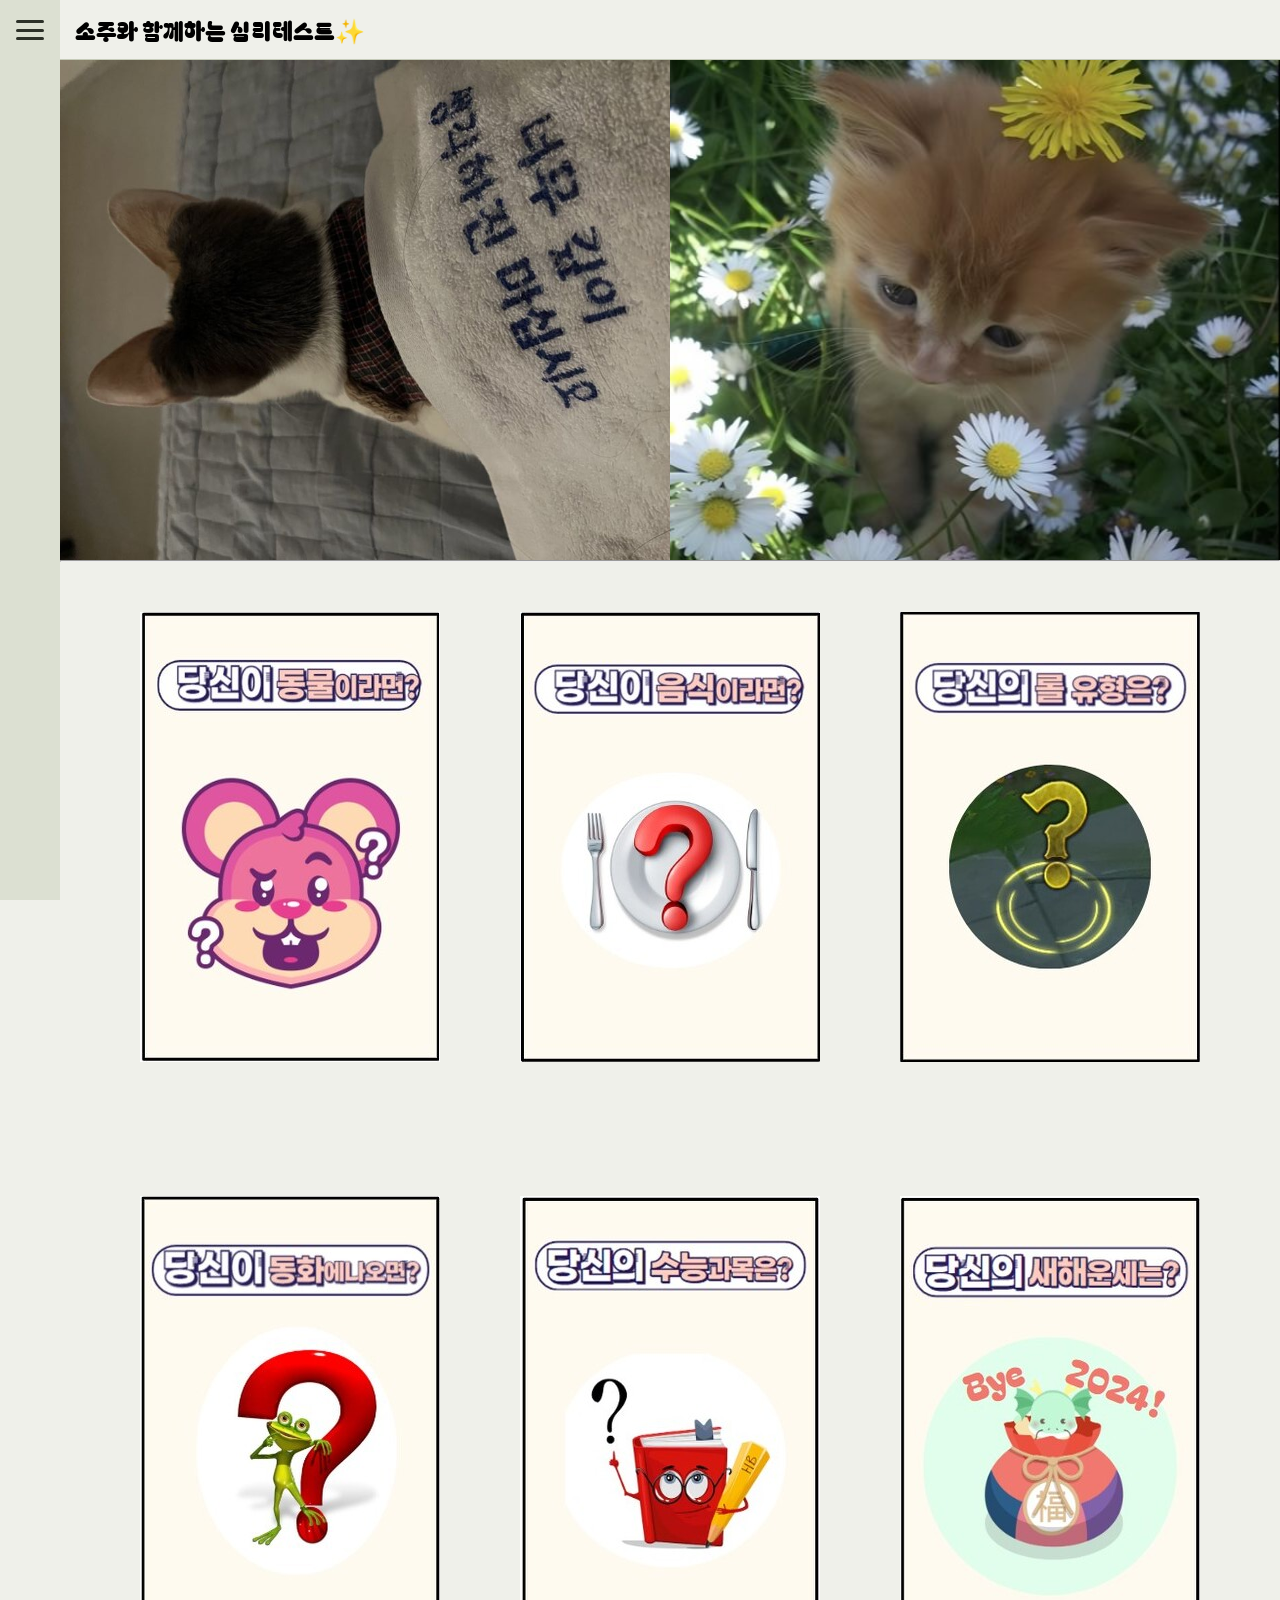
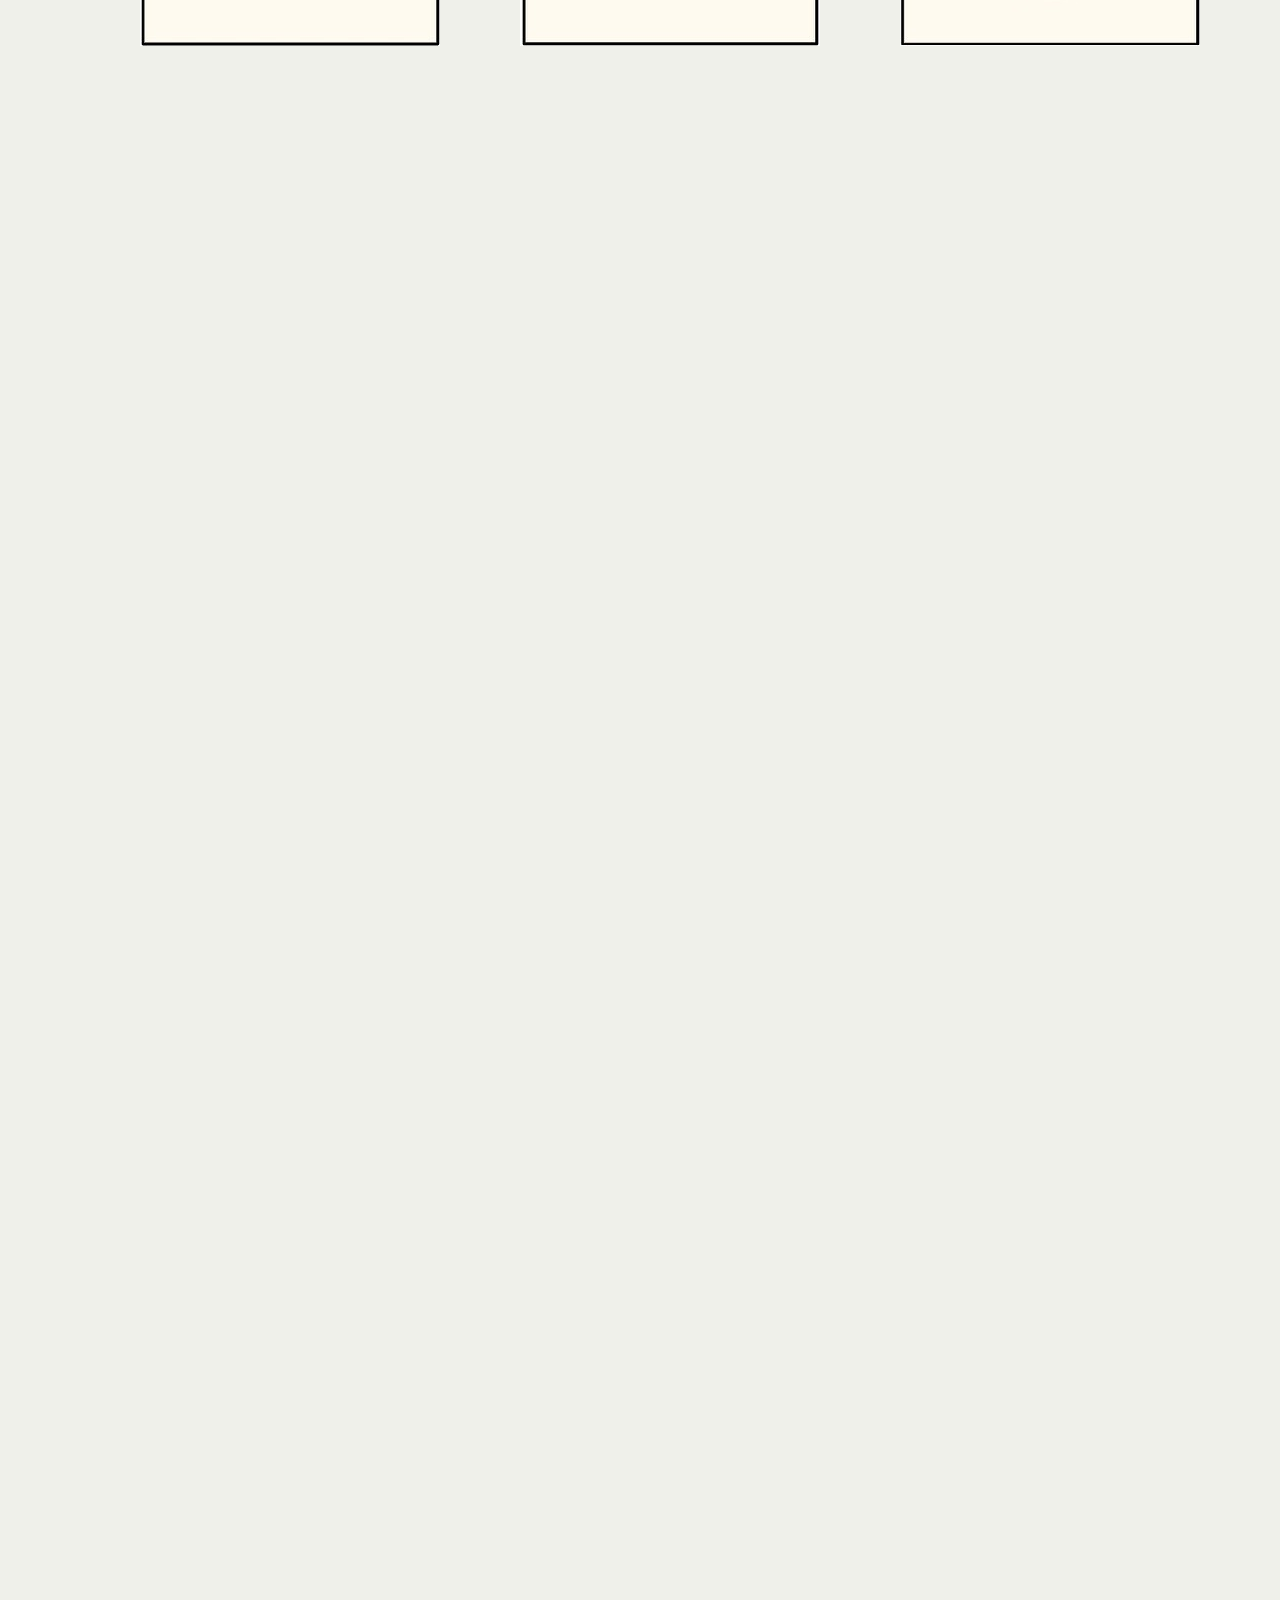
<file: index.html>
<!DOCTYPE html>
    <html lang="en">
    <head>
        <meta charset="UTF-8">
        <meta name="viewport" content="width=device-width, initial-scale=1.0">
        <title>2024업로드_심리테스트</title>
        <link rel="stylesheet" href="./css/main.css">
        <link rel="stylesheet" href="./css/text.css">
        <link rel="preconnect" href="https://fonts.googleapis.com">
        <link rel="preconnect" href="https://fonts.gstatic.com" crossorigin>
        <link href="https://fonts.googleapis.com/css2?family=Bagel+Fat+One&display=swap" rel="stylesheet">
    </head>
    <body>
        <div id="logo">
            <h1 class="bagel-fat-one-regular">
                <a href="index.html">소주와 함께하는 심리테스트✨</a>
            </h1>
        </div>
        <nav class="navbar">
            <input type="checkbox" id="menu-toggle">
            <label for="menu-toggle" class="hamberger">
                <span></span>
                <span></span>
                <span></span>
            </label>
            <ul class="menu bagel-fat-one-regular">
                <li><a href="./HTU.html">How to use</a></li>
                <li><a href="./WHOMADETHIS!.html">WHOMADETHIS!!!</a></li>
            </ul>
        </nav>
        <div class="banner-container">
            <img src="./img/banner_0.jpg" alt="배너1">
            <img src="./img/banner_1.jpg" alt="배너2">
        </div>
        <hr/>
        <div class="container">
            <div id="testbox"><a href="test_R_ani.html"><img src="./img/test_ani.jpg"></a></div>
            <div id="testbox"><a href="test_R_food.html"><img src="./img/test_food.jpg"></a></div>
            <div id="testbox"><a href="test_R_lol.html"><img src="./img/test_lol.jpg"></a></div>
            <div id="testbox"><a href="test_R_story.html"><img src="./img/test_story.jpg"></a></div>
            <div id="testbox"><a href="test_R_study.html"><img src="./img/test_study.jpg"></a></div>
            <div id="testbox"><a href="test_R_sehe.html"><img src="./img/test_sehe.jpg"></a></div>
        </div>
    </body>
    </html>
</file>
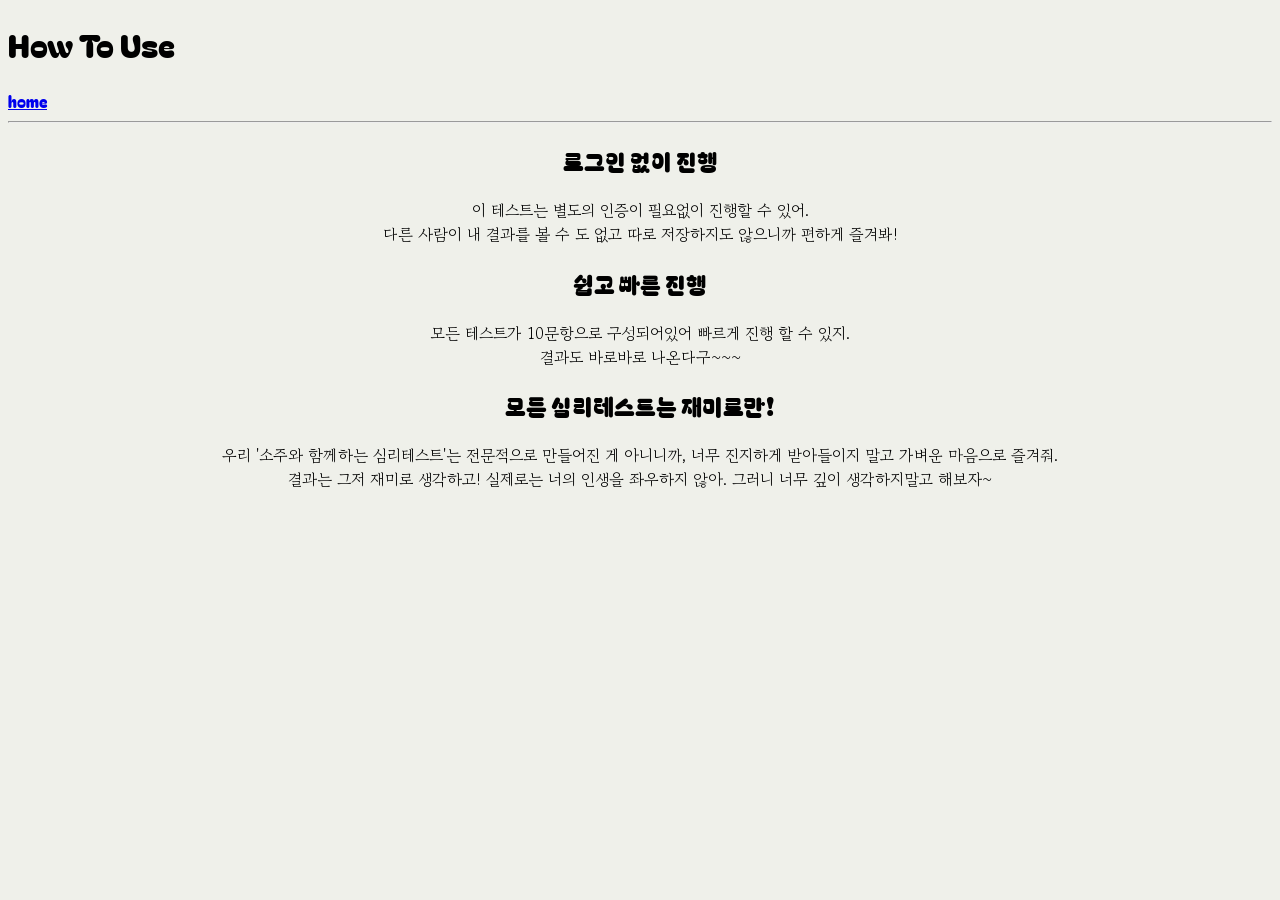
<file: HTU.html>
<!DOCTYPE html>
    <html lang="en">
    <head>
        <meta charset="UTF-8">
        <meta name="viewport" content="width=device-width, initial-scale=1.0">
        <title>심리테스트-심</title>
        <link rel="stylesheet" href="./css/text.css">
        <link rel="preconnect" href="https://fonts.googleapis.com">
        <link rel="preconnect" href="https://fonts.gstatic.com" crossorigin>
        <link href="https://fonts.googleapis.com/css2?family=Bagel+Fat+One&display=swap" rel="stylesheet">
        <link href="https://fonts.googleapis.com/css2?family=Gasoek+One&family=Gowun+Batang&display=swap" rel="stylesheet">
</head>
<body bgcolor="#EFF0EA">
    <h1 class="bagel-fat-one-regular">How To Use</h1>
    <a class="bagel-fat-one-regular" href="index.html">home</a>
    <hr>
    <h2 style="text-align: center;" class="bagel-fat-one-regular">로그인 없이 진행</h2>
    <p style="text-align: center" class="gowun-batang-regular">이 테스트는 별도의 인증이 필요없이 진행할 수 있어. <br>다른 사람이 내 결과를 볼 수 도 없고 따로 저장하지도 않으니까 편하게 즐겨봐!</p>
    <h2 style="text-align: center;" class="bagel-fat-one-regular">쉽고 빠른 진행</h2>
    <p style="text-align: center;" class="gowun-batang-regular">모든 테스트가 10문항으로 구성되어있어 빠르게 진행 할 수 있지.<br>결과도 바로바로 나온다구~~~</p>
    <h2 style="text-align: center;" class="bagel-fat-one-regular">모든 심리테스트는 재미로만!</h2>
    <p style="text-align: center;" class="gowun-batang-regular">우리 '소주와 함께하는 심리테스트'는 전문적으로 만들어진 게 아니니까, 너무 진지하게 받아들이지 말고 가벼운 마음으로 즐겨줘. 
        <br>결과는 그저 재미로 생각하고! 실제로는 너의 인생을 좌우하지 않아. 그러니 너무 깊이 생각하지말고 해보자~</p>

</body>
</html>
</file>
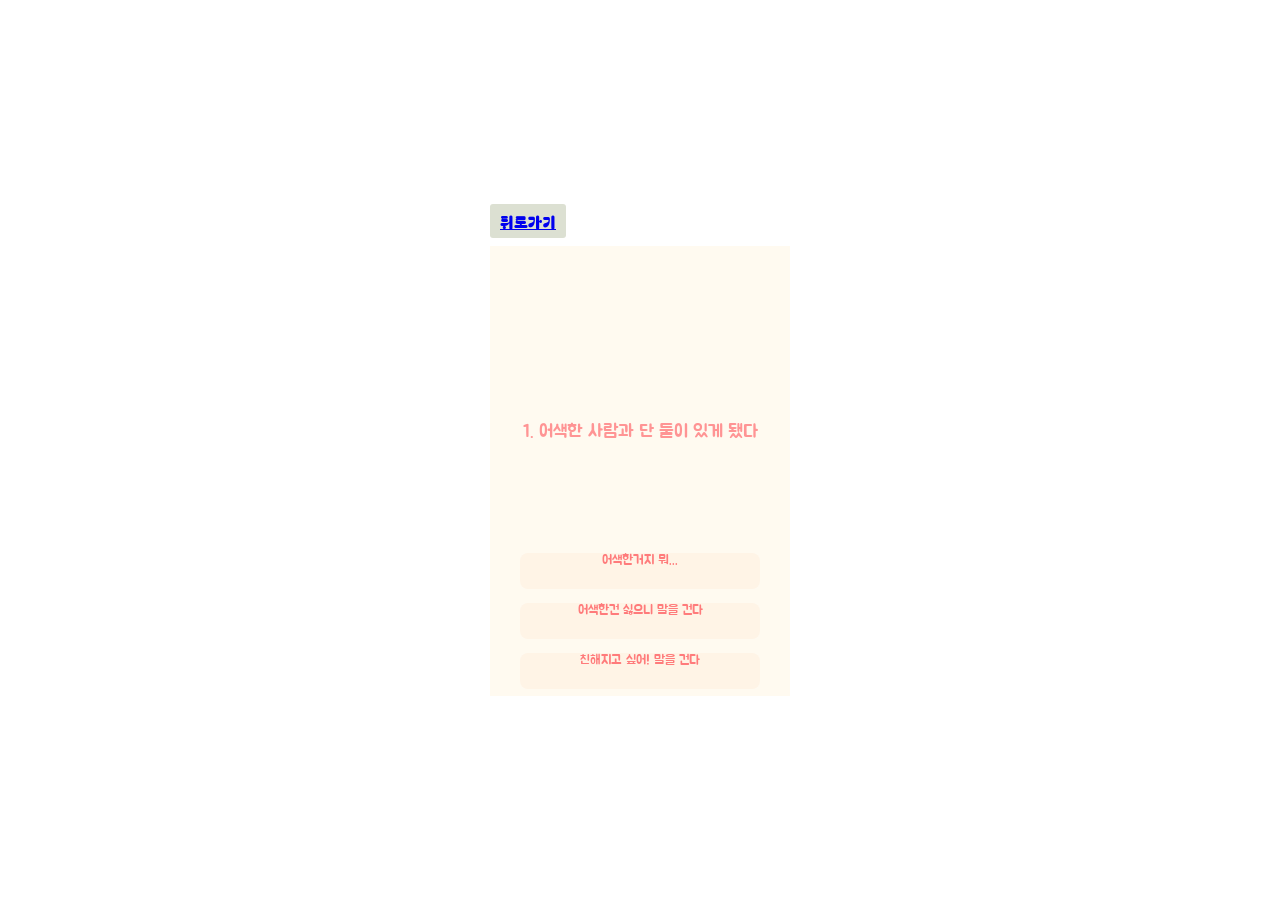
<file: select - ani.html>
<!DOCTYPE html>
<html lang="ko">
<head>
    <meta charset="UTF-8">
    <meta name="viewport" content="width=device-width, initial-scale=1.0">
    <title>내가 만약 동물이라면?</title>
    <link rel="stylesheet" href="./css/selectstyle.css">
    <link rel="stylesheet" href="./css/text.css">
</head>
<body>
    <div class="wrapper">
        <div class="home">
            <a class="bagel-fat-one-regular" href="test_R_ani.html">뒤로가기</a>
        </div>
        <div id="container">
            <div id="progress-bar"></div> <!-- 프로그레스 바 -->
            <div id="choose1">선택지1</div>
            <div id="choose2">선택지2</div>
            <div id="choose3">선택지3</div>
            <div id="question">질문</div>
        </div>
    </div>
    
    <script src="./test_js/select.js"></script> <!-- 외부 자바스크립트 파일 -->
</body>
</html>
</file>
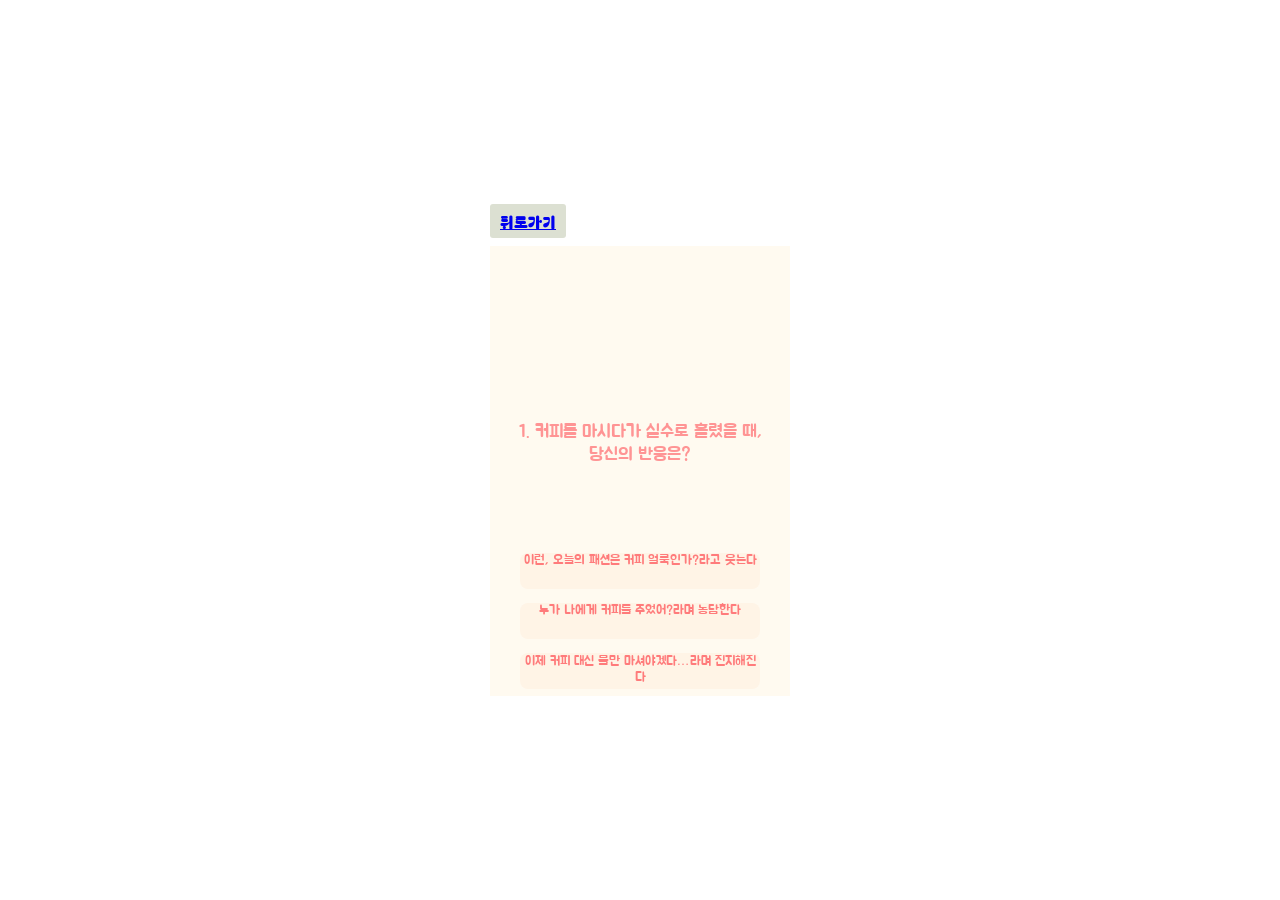
<file: select - food.html>
<!DOCTYPE html>
<html lang="ko">
<head>
    <meta charset="UTF-8">
    <meta name="viewport" content="width=device-width, initial-scale=1.0">
    <title>내가 만약 음식이라면?</title>
    <link rel="stylesheet" href="./css/selectstyle.css">
    <link rel="stylesheet" href="./css/text.css">
    <link rel="preconnect" href="https://fonts.googleapis.com">
    <link rel="preconnect" href="https://fonts.gstatic.com" crossorigin>
    <link href="https://fonts.googleapis.com/css2?family=Bagel+Fat+One&display=swap" rel="stylesheet">
</head>
<body>
    <div class="wrapper">
        <div class="home">
            <a class="bagel-fat-one-regular" href="test_R_food.html">뒤로가기</a>
        </div>
        <div id="container">
            <div id="progress-bar"></div> <!-- 프로그레스 바 -->
            <div id="choose1">선택지1</div>
            <div id="choose2">선택지2</div>
            <div id="choose3">선택지3</div>
            <div id="question">질문</div>
        </div>
    </div>
    <script src="./test_js/select - food.js"></script> <!-- 외부 자바스크립트 파일 -->
</body>
</html>
</file>
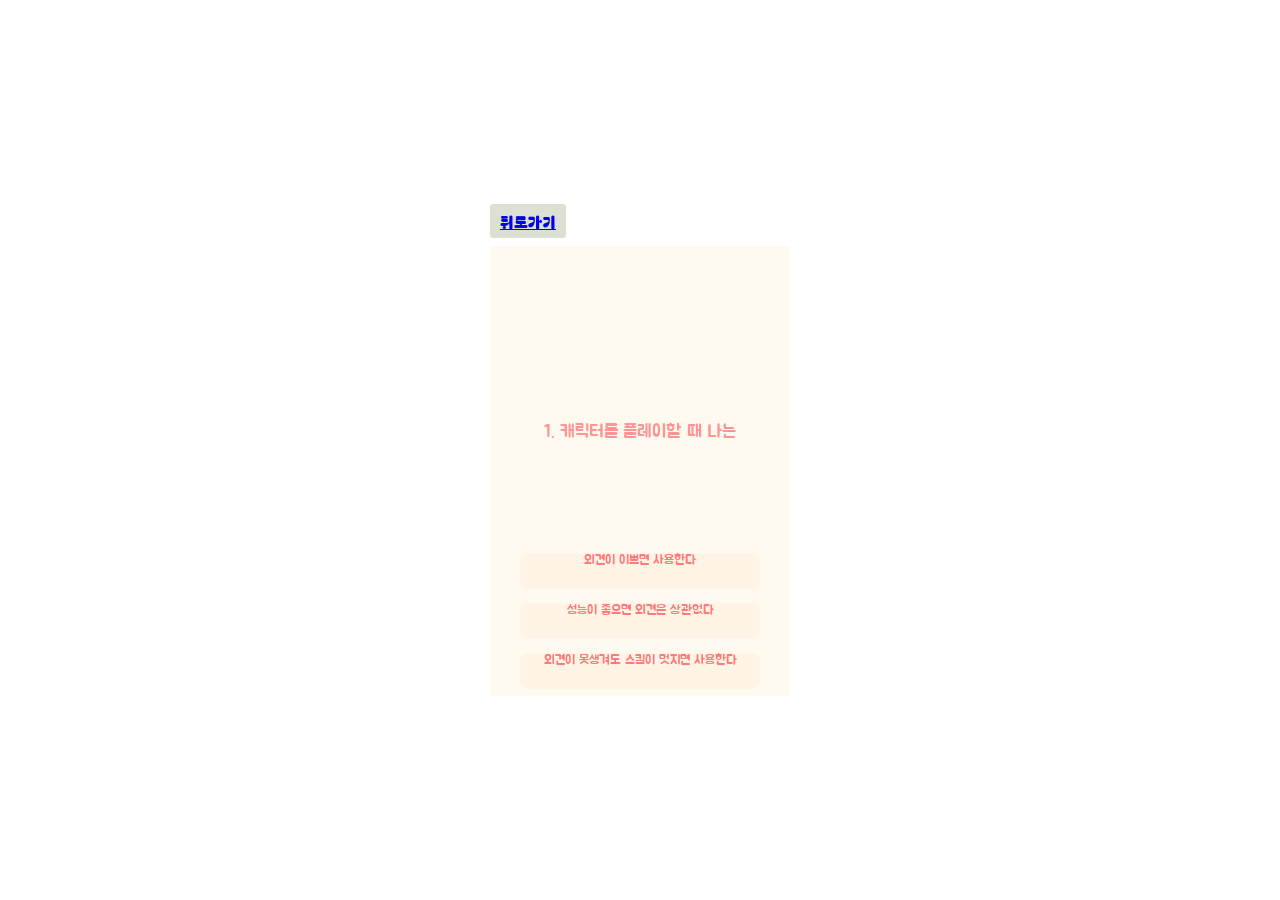
<file: select - lol.html>
<!DOCTYPE html>
<html lang="ko">
<head>
    <meta charset="UTF-8">
    <meta name="viewport" content="width=device-width, initial-scale=1.0">
    <title>나의 롤 유형은?</title>
    <link rel="stylesheet" href="./css/selectstyle.css">
    <link rel="stylesheet" href="./css/text.css">
    <link rel="preconnect" href="https://fonts.googleapis.com">
    <link rel="preconnect" href="https://fonts.gstatic.com" crossorigin>
    <link href="https://fonts.googleapis.com/css2?family=Bagel+Fat+One&display=swap" rel="stylesheet">
</head>
<body>
    <div class="wrapper">
        <div class="home">
            <a class="bagel-fat-one-regular" href="test_R_lol.html">뒤로가기</a>
        </div>
        <div id="container">
            <div id="progress-bar"></div> <!-- 프로그레스 바 -->
            <div id="choose1">선택지1</div>
            <div id="choose2">선택지2</div>
            <div id="choose3">선택지3</div>
            <div id="question">질문</div>
        </div>
    </div>
    <script src="./test_js/select - lol.js"></script> <!-- 외부 자바스크립트 파일 -->
</body>
</html>
</file>
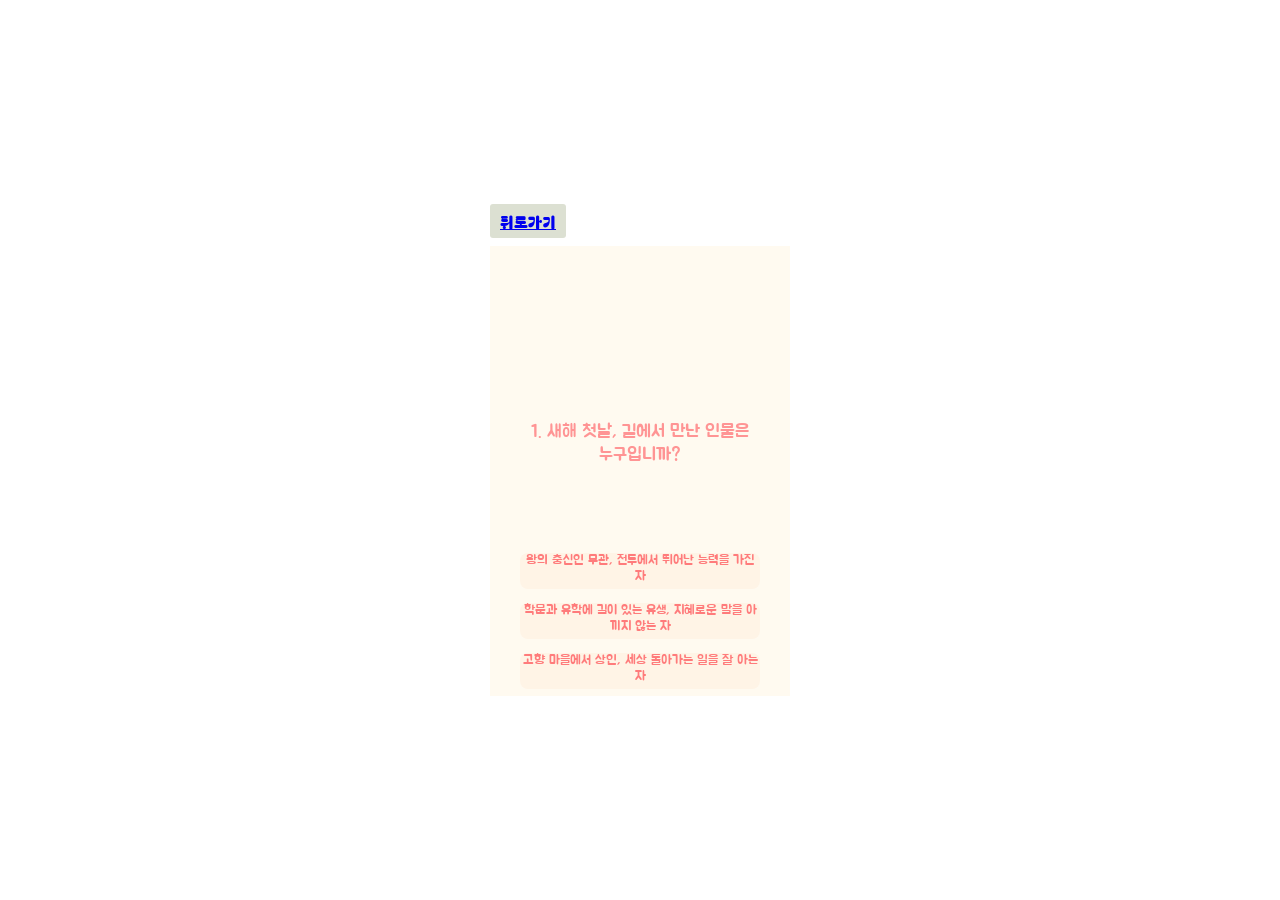
<file: select - sehe.html>
<!DOCTYPE html>
<html lang="ko">
<head>
    <meta charset="UTF-8">
    <meta name="viewport" content="width=device-width, initial-scale=1.0">
    <title>나의 새해 운세는?</title>
    <link rel="stylesheet" href="./css/selectstyle.css">
    <link rel="stylesheet" href="./css/text.css">
    <link rel="preconnect" href="https://fonts.googleapis.com">
    <link rel="preconnect" href="https://fonts.gstatic.com" crossorigin>
    <link href="https://fonts.googleapis.com/css2?family=Bagel+Fat+One&display=swap" rel="stylesheet">
</head>
<body>
    <div class="wrapper">
        <div class="home">
            <a class="bagel-fat-one-regular" href="test_R_sehe.html">뒤로가기</a>
        </div>
        <div id="container">
            <div id="progress-bar"></div> <!-- 프로그레스 바 -->
            <div id="choose1">선택지1</div>
            <div id="choose2">선택지2</div>
            <div id="choose3">선택지3</div>
            <div id="question">질문</div>
        </div>
    </div>
    
    <script src="./test_js/select - sehe.js"></script> <!-- 외부 자바스크립트 파일 -->
</body>
</html>
</file>
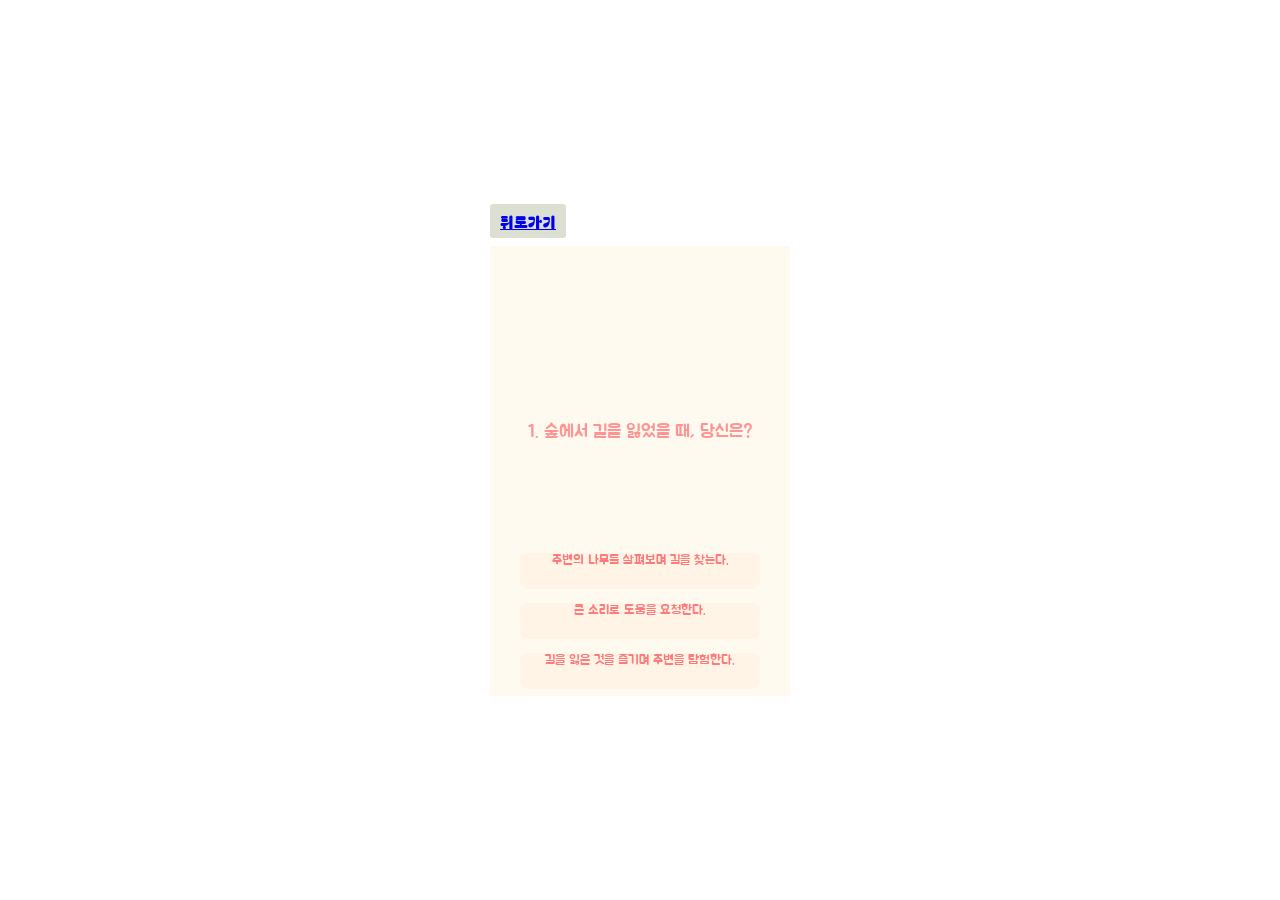
<file: select - story.html>
<!DOCTYPE html>
<html lang="ko">
<head>
    <meta charset="UTF-8">
    <meta name="viewport" content="width=device-width, initial-scale=1.0">
    <title>내가 만약 동화 속 주인공이면?</title>
    <link rel="stylesheet" href="./css/selectstyle.css">
    <link rel="stylesheet" href="./css/text.css">
    <link rel="preconnect" href="https://fonts.googleapis.com">
    <link rel="preconnect" href="https://fonts.gstatic.com" crossorigin>
    <link href="https://fonts.googleapis.com/css2?family=Bagel+Fat+One&display=swap" rel="stylesheet">
</head>
<body>
    <div class="wrapper">
        <div class="home">
            <a class="bagel-fat-one-regular" href="test_R_story.html">뒤로가기</a>
        </div>
        <div id="container">
            <div id="progress-bar"></div> <!-- 프로그레스 바 -->
            <div id="choose1">선택지1</div>
            <div id="choose2">선택지2</div>
            <div id="choose3">선택지3</div>
            <div id="question">질문</div>
        </div>
    </div>
    <script src="./test_js/select - story.js"></script> <!-- 외부 자바스크립트 파일 -->
</body>
</html>
</file>
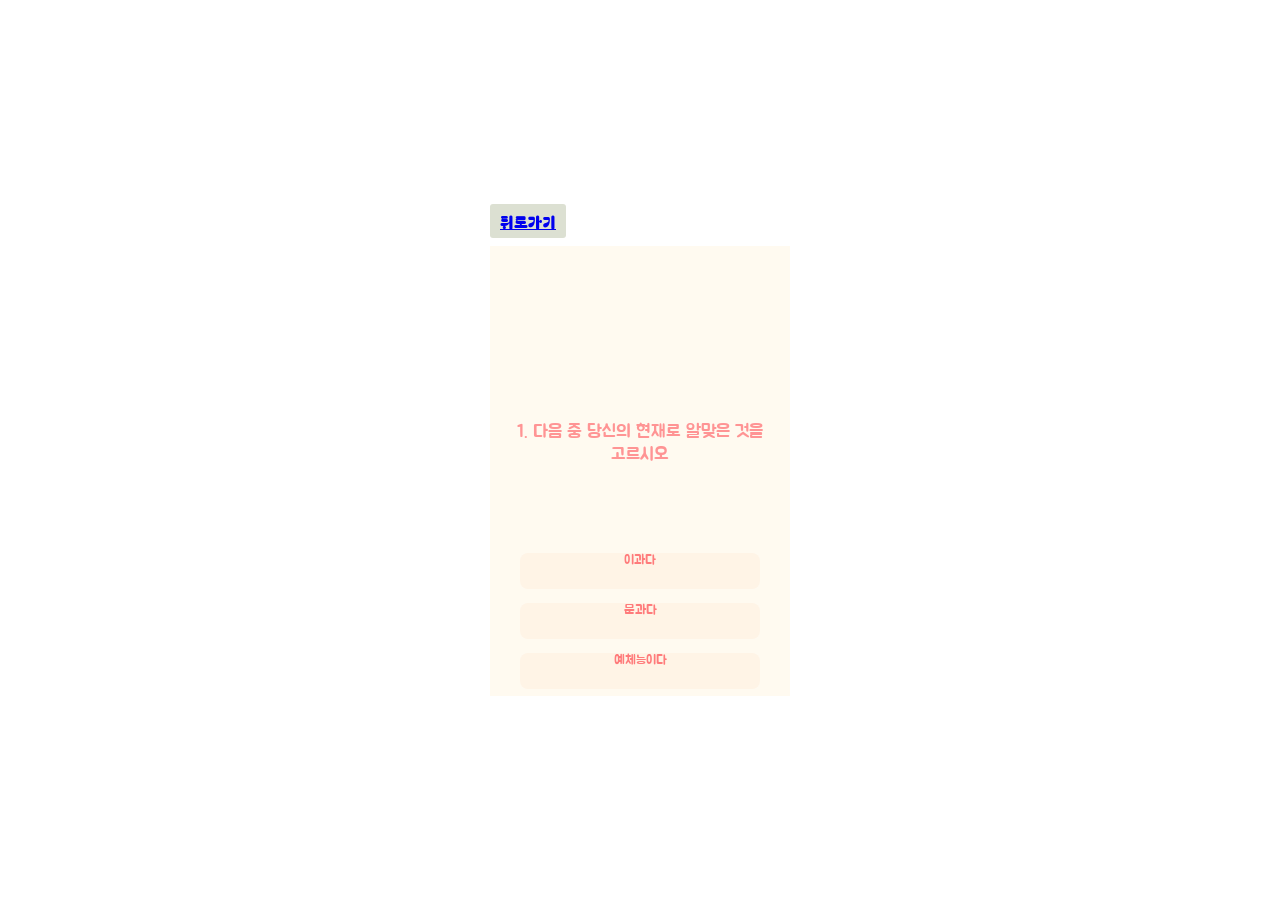
<file: select - study.html>
<!DOCTYPE html>
<html lang="ko">
<head>
    <meta charset="UTF-8">
    <meta name="viewport" content="width=device-width, initial-scale=1.0">
    <link rel="stylesheet" href="./css/selectstyle.css">
    <link rel="stylesheet" href="./css/text.css">
    <link rel="preconnect" href="https://fonts.googleapis.com">
    <link rel="preconnect" href="https://fonts.gstatic.com" crossorigin>
    <link href="https://fonts.googleapis.com/css2?family=Bagel+Fat+One&display=swap" rel="stylesheet">
</head>
<body>
    <div class="wrapper">
        <div class="home">
            <a class="bagel-fat-one-regular" href="test_R_study.html">뒤로가기</a>
        </div>
        <div id="container">
            <div id="progress-bar"></div> <!-- 프로그레스 바 -->
            <div id="choose1">선택지1</div>
            <div id="choose2">선택지2</div>
            <div id="choose3">선택지3</div>
            <div id="question">질문</div>
        </div>
    </div>
    
    <script src="./test_js/select - study.js"></script> <!-- 외부 자바스크립트 파일 -->
</body>
</html>
</file>
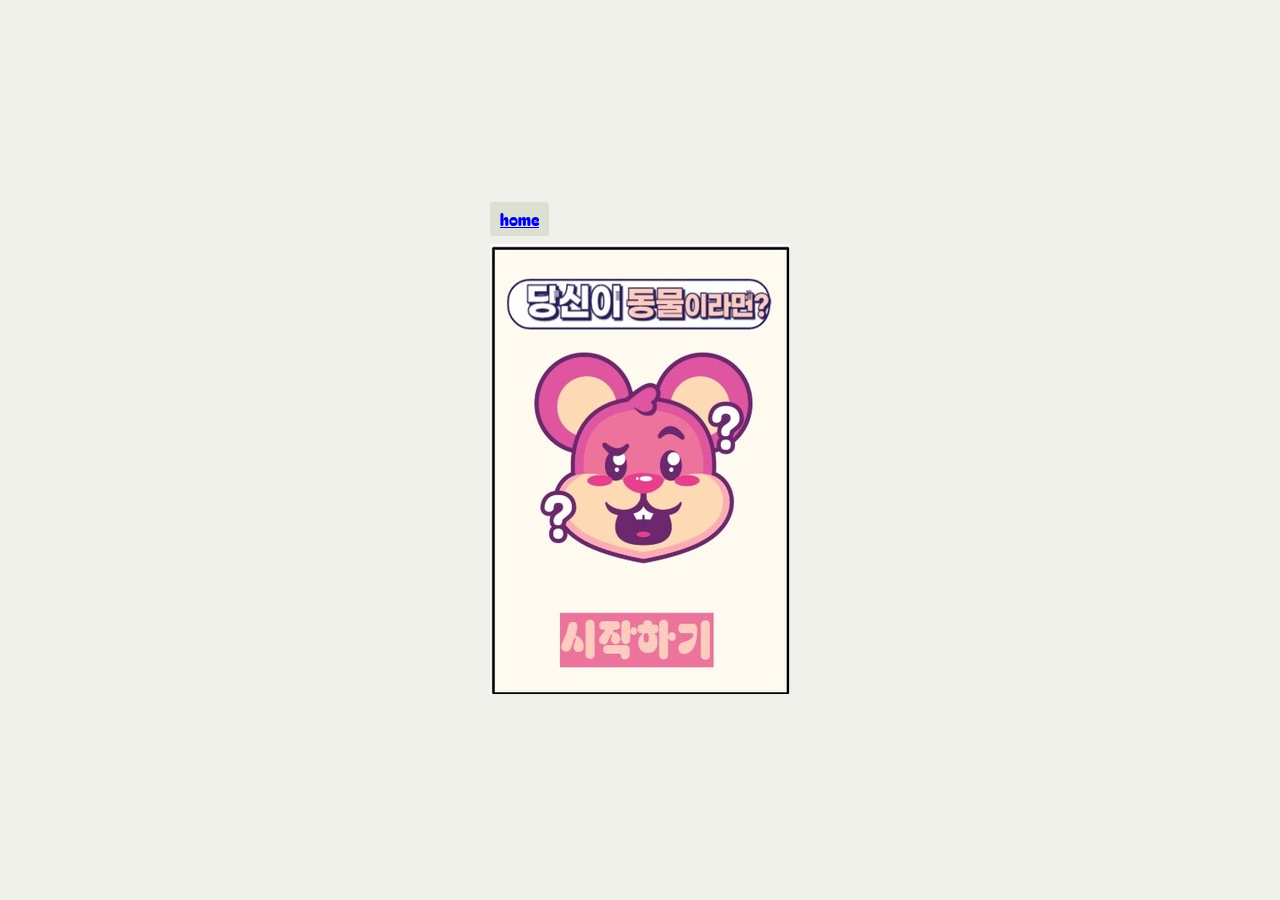
<file: test_R_ani.html>
<!DOCTYPE html>
<html lang="en">
<head>
    <meta charset="UTF-8">
    <meta name="viewport" content="width=device-width, initial-scale=1.0">
    <title>내가 만약 동물이라면?</title>
    <link rel="stylesheet" href="./css/text.css">
    <link rel="preconnect" href="https://fonts.googleapis.com">
    <link rel="preconnect" href="https://fonts.gstatic.com" crossorigin>
    <link href="https://fonts.googleapis.com/css2?family=Bagel+Fat+One&display=swap" rel="stylesheet">
    <link rel="stylesheet" href="./css/test_R.css">
</head>
<body>
    <div class="wrapper">
        <div class="home">
            <a class="bagel-fat-one-regular" href="index.html">home</a>
        </div>
        <div>
            <a href="select - ani.html">
                <img src="./img/testR_ani.jpg" alt="Background">
            </a>
        </div>
    </div>
</body>
</html>
</file>
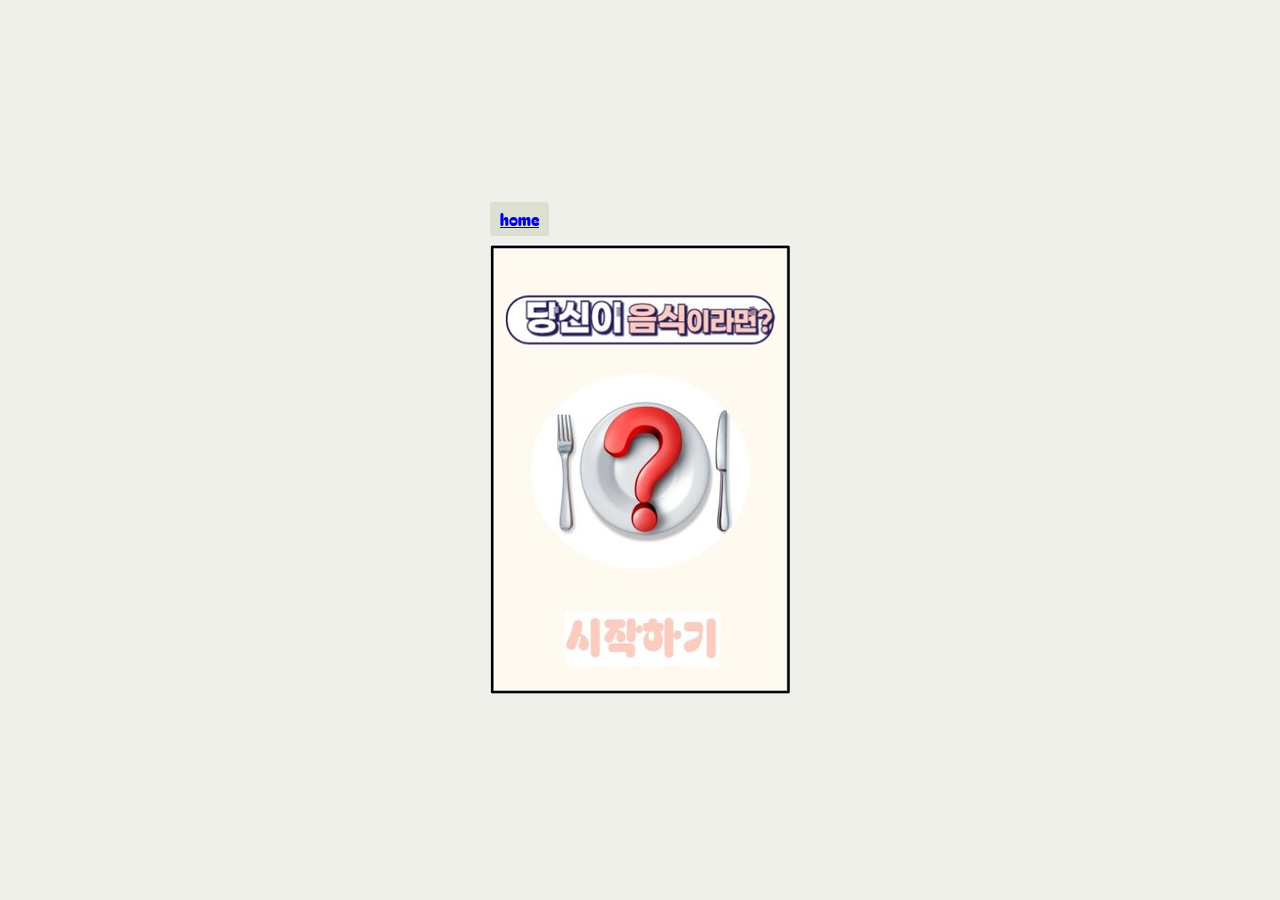
<file: test_R_food.html>
<!DOCTYPE html>
<html lang="en">
<head>
    <meta charset="UTF-8">
    <meta name="viewport" content="width=device-width, initial-scale=1.0">
    <title>내가 만약 음식이라면?</title>
    <link rel="stylesheet" href="./css/text.css">
    <link rel="preconnect" href="https://fonts.googleapis.com">
    <link rel="preconnect" href="https://fonts.gstatic.com" crossorigin>
    <link href="https://fonts.googleapis.com/css2?family=Bagel+Fat+One&display=swap" rel="stylesheet">
    <link rel="stylesheet" href="./css/test_R.css">
</head>
<body>
    <div class="wrapper">
        <div class="home">
        <a class="bagel-fat-one-regular" href="index.html">home</a>
    </div>
    <div>
            <a href="select - food.html">
                <img src="./img/testR_food.jpg" alt="Background">
            </a>
        </div>
    </div>
    
</body>
</html>
</file>
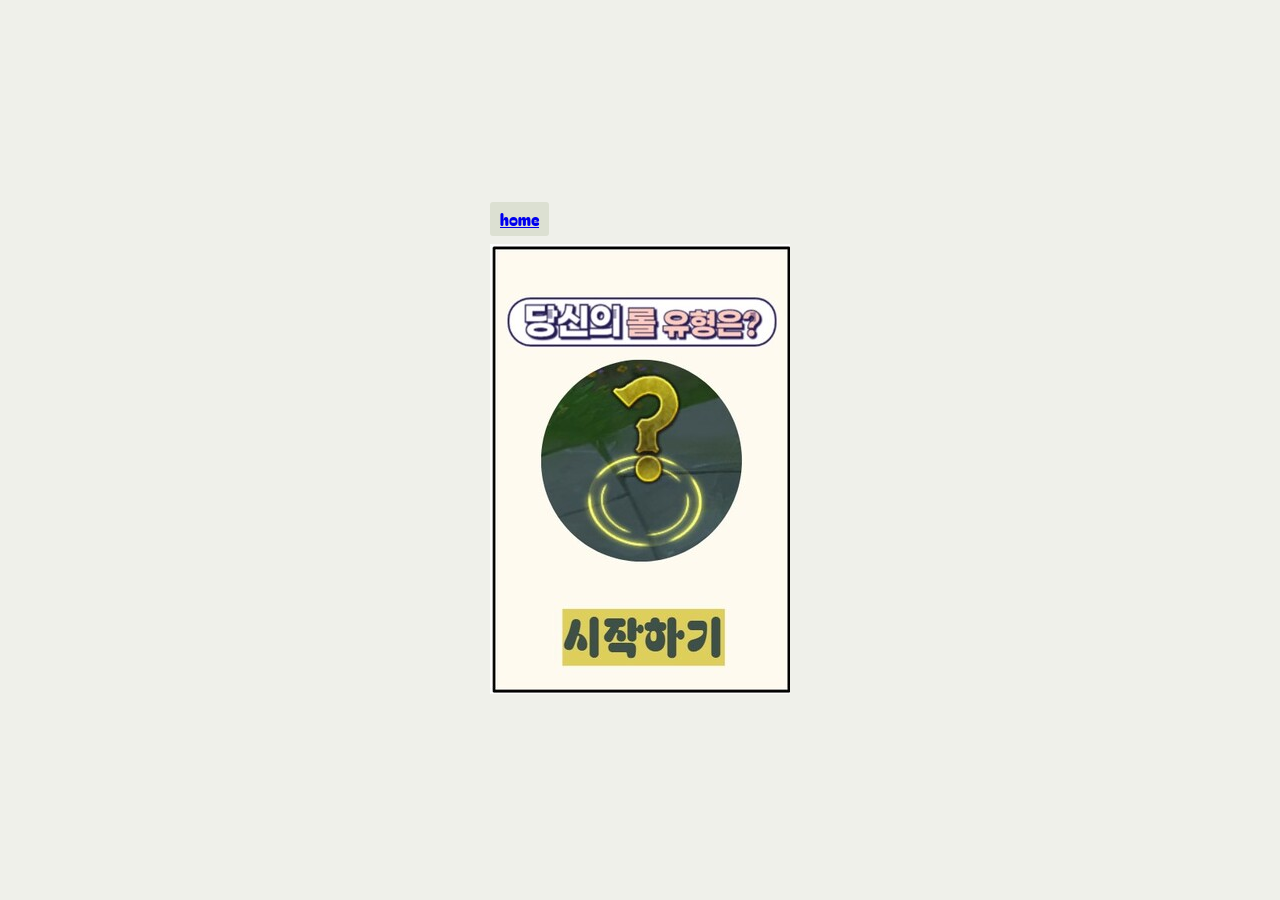
<file: test_R_lol.html>
<!DOCTYPE html>
<html lang="en">
<head>
    <meta charset="UTF-8">
    <meta name="viewport" content="width=device-width, initial-scale=1.0">
    <title>나의 롤 유형은?</title>
    <link rel="stylesheet" href="./css/text.css">
    <link rel="preconnect" href="https://fonts.googleapis.com">
    <link rel="preconnect" href="https://fonts.gstatic.com" crossorigin>
    <link href="https://fonts.googleapis.com/css2?family=Bagel+Fat+One&display=swap" rel="stylesheet">
    <link rel="stylesheet" href="./css/test_R.css">
</head>
<body>
    <div class="wrapper">
        <div class="home">
            <a class="bagel-fat-one-regular" href="index.html">home</a>
        </div>
        <div>
            <a href="select - lol.html">
                <img src="./img/testR_lol.jpg" alt="Background">
            </a>
        </div>
    </div>
</body>
</html>
</file>
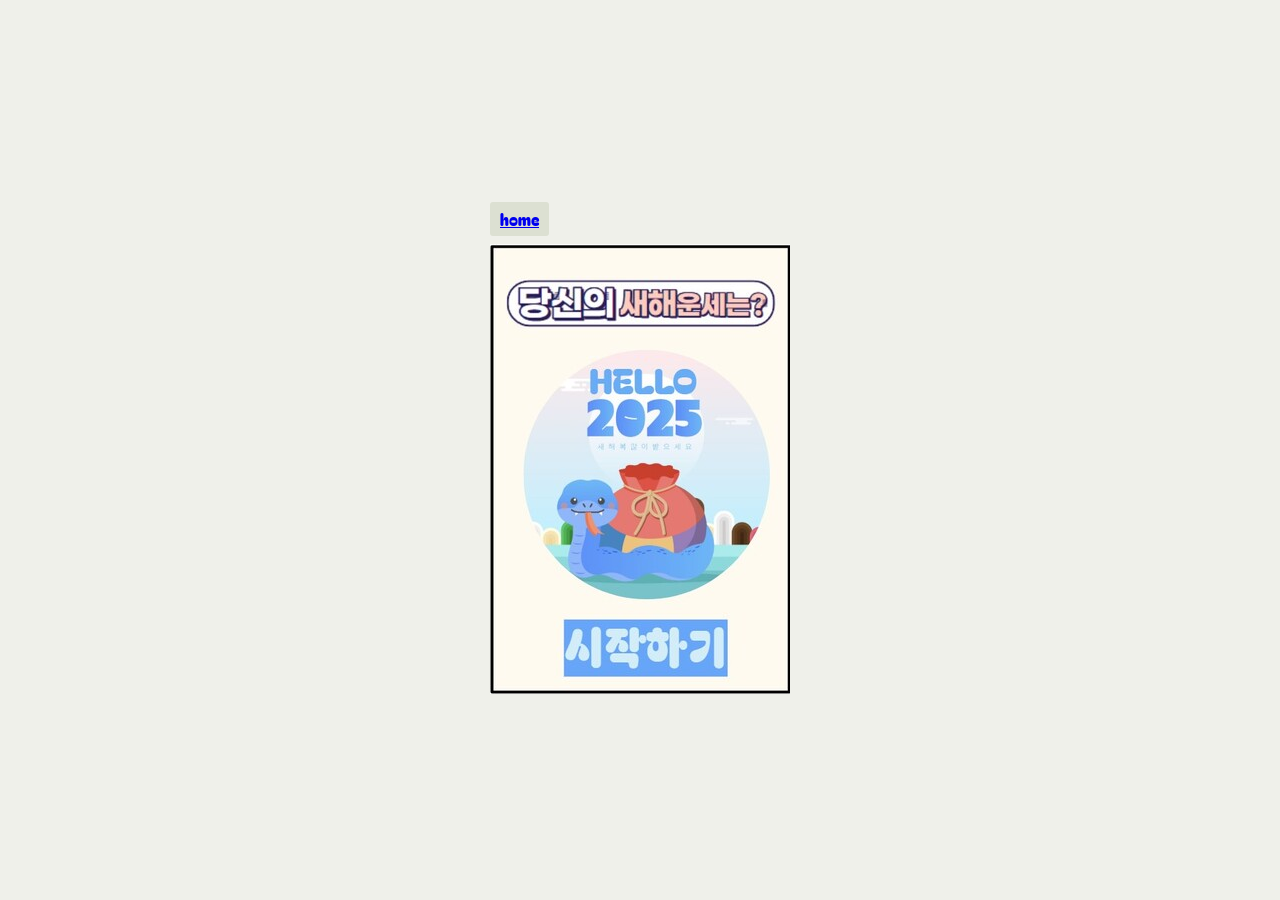
<file: test_R_sehe.html>
<!DOCTYPE html>
<html lang="en">
<head>
    <meta charset="UTF-8">
    <meta name="viewport" content="width=device-width, initial-scale=1.0">
    <title>나의 새해 운세는?</title>
    <link rel="stylesheet" href="./css/text.css">
    <link rel="preconnect" href="https://fonts.googleapis.com">
    <link rel="preconnect" href="https://fonts.gstatic.com" crossorigin>
    <link href="https://fonts.googleapis.com/css2?family=Bagel+Fat+One&display=swap" rel="stylesheet">
    <link rel="stylesheet" href="./css/test_R.css">
</head>
<body>
    <div class="wrapper">
        <div class="home">
            <a class="bagel-fat-one-regular" href="index.html">home</a>
        </div>
        <div>
            <a href="select - sehe.html">
                <img src="./img/testR_sehe.jpg" alt="Background">
            </a>
        </div>
    </div>
</body>
</html>
</file>
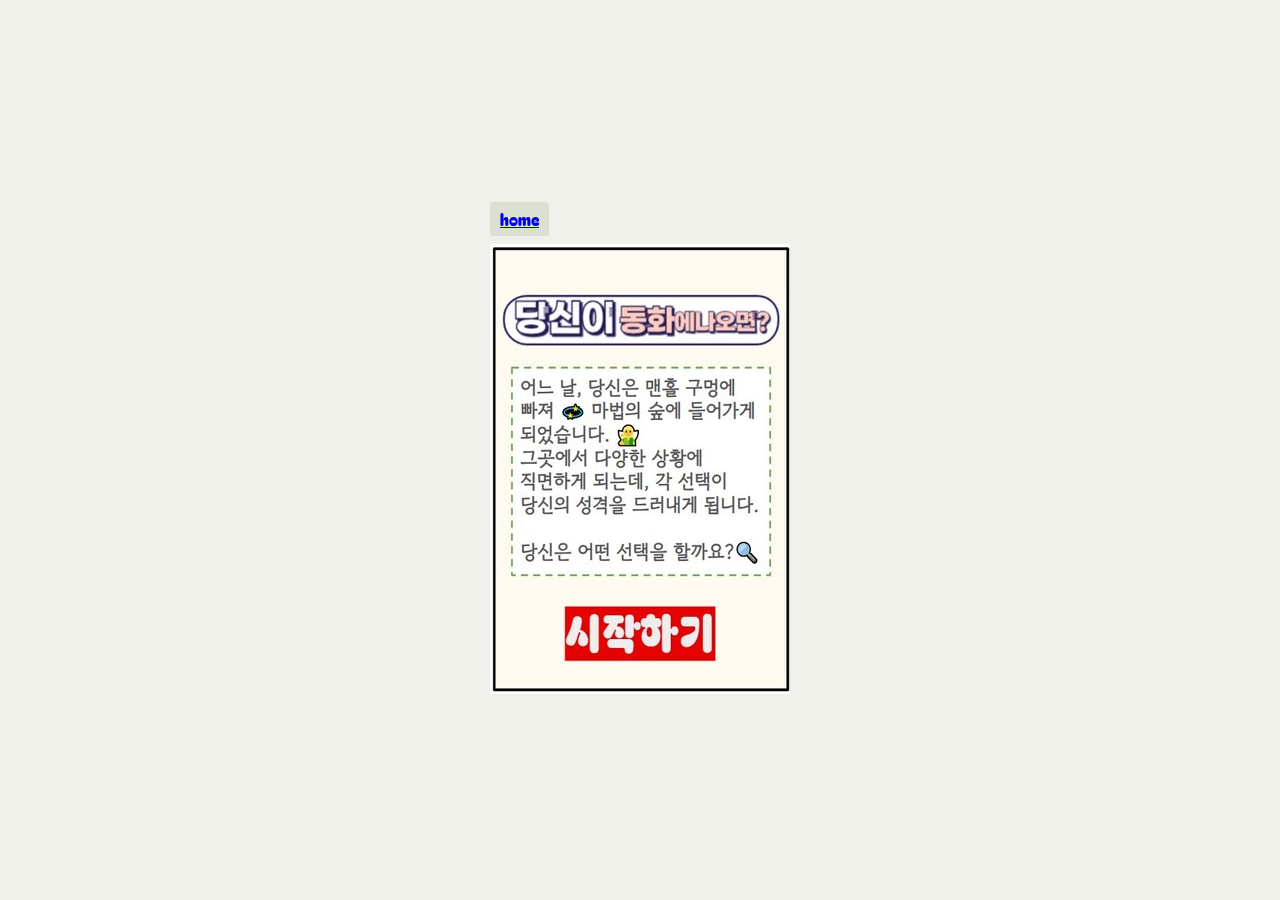
<file: test_R_story.html>
<!DOCTYPE html>
<html lang="en">
<head>
    <meta charset="UTF-8">
    <meta name="viewport" content="width=device-width, initial-scale=1.0">
    <title>내가 만약 동화 속 주인공이면?</title>
    <link rel="stylesheet" href="./css/text.css">
    <link rel="preconnect" href="https://fonts.googleapis.com">
    <link rel="preconnect" href="https://fonts.gstatic.com" crossorigin>
    <link href="https://fonts.googleapis.com/css2?family=Bagel+Fat+One&display=swap" rel="stylesheet">
    <link rel="stylesheet" href="./css/test_R.css">
</head>
<body>
    <div class="wrapper">
        <div class="home">
            <a class="bagel-fat-one-regular" href="index.html">home</a>
        </div>
        <div>
            <a href="select - story.html">
                <img src="./img/testR_story.jpg" alt="Background">
            </a>
        </div>
    </div>
</body>
</html>
</file>
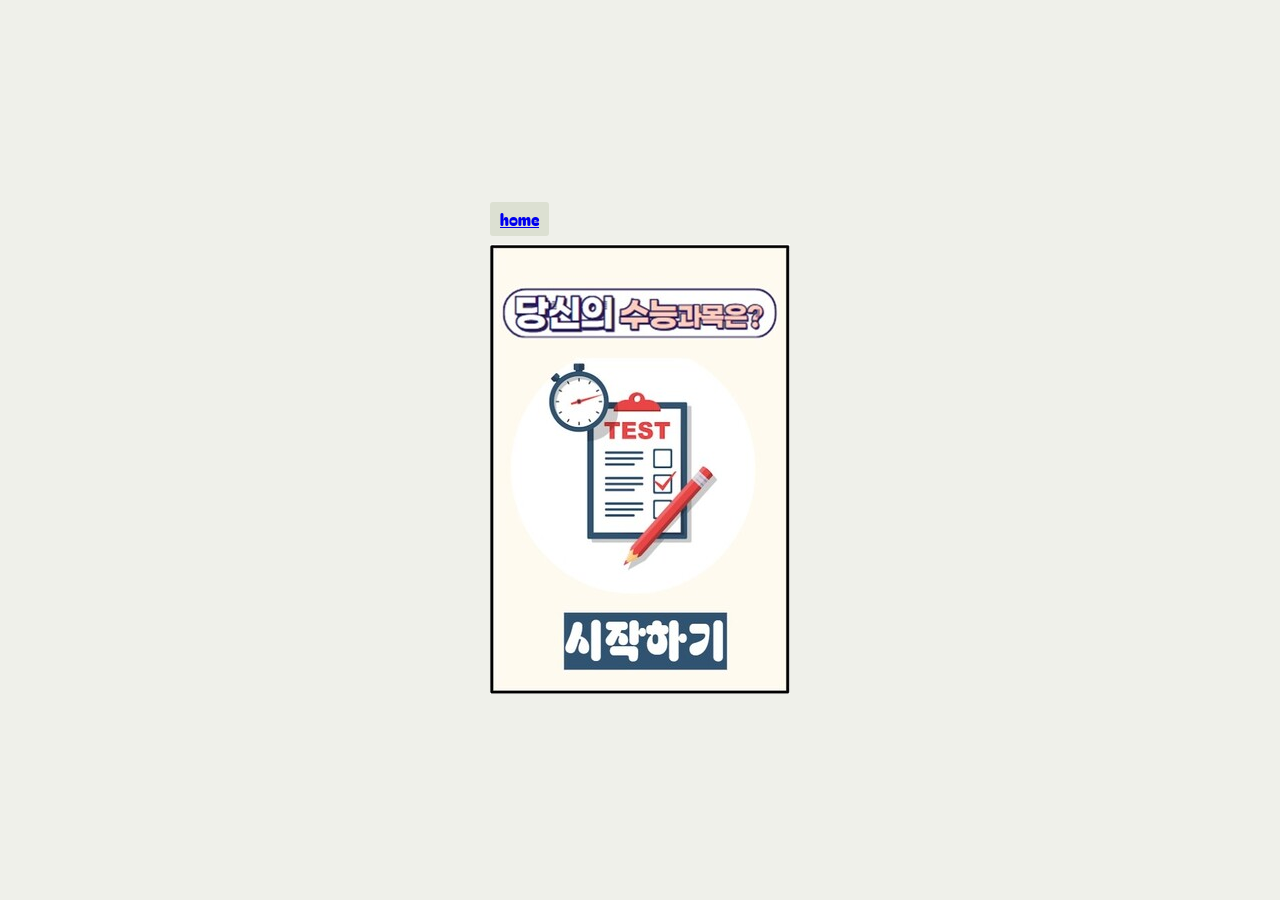
<file: test_R_study.html>
<!DOCTYPE html>
<html lang="en">
<head>
    <meta charset="UTF-8">
    <meta name="viewport" content="width=device-width, initial-scale=1.0">
    <title>나의 수능 과목은?</title>
    <link rel="stylesheet" href="./css/text.css">
    <link rel="preconnect" href="https://fonts.googleapis.com">
    <link rel="preconnect" href="https://fonts.gstatic.com" crossorigin>
    <link href="https://fonts.googleapis.com/css2?family=Bagel+Fat+One&display=swap" rel="stylesheet">
    <link rel="stylesheet" href="./css/test_R.css">
</head>
<body>
    <div class="wrapper">
        <div class="home">
            <a class="bagel-fat-one-regular" href="index.html">home</a>
        </div>
        <div>
            <a href="select - study.html">
                <img src="./img/testR_study.jpg" alt="Background">
            </a>
        </div>
    </div>
</body>
</html>
</file>
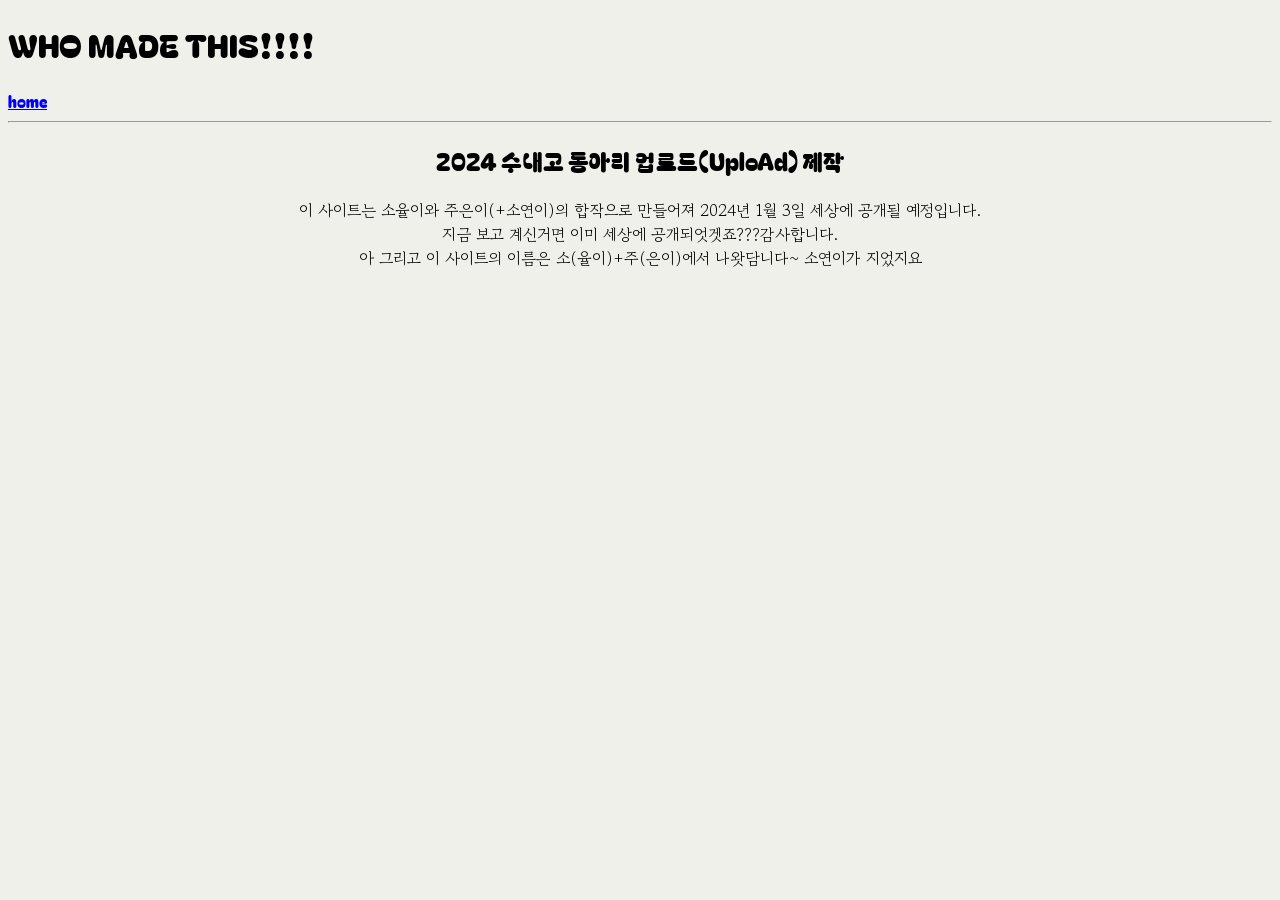
<file: WHOMADETHIS!.html>
<!DOCTYPE html>
    <html lang="en">
    <head>
        <meta charset="UTF-8">
        <meta name="viewport" content="width=device-width, initial-scale=1.0">
        <title>WHOMADETHIS!!</title>
        <link rel="stylesheet" href="./css/text.css">
        <link rel="preconnect" href="https://fonts.googleapis.com">
        <link rel="preconnect" href="https://fonts.gstatic.com" crossorigin>
        <link href="https://fonts.googleapis.com/css2?family=Bagel+Fat+One&display=swap" rel="stylesheet">
        <link href="https://fonts.googleapis.com/css2?family=Gasoek+One&family=Gowun+Batang&display=swap" rel="stylesheet">
</head>
<body bgcolor="#EFF0EA">
    <h1 class="bagel-fat-one-regular">WHO MADE THIS!!!!</h1>
    <a class="bagel-fat-one-regular" href="index.html">home</a>
    <hr/>
    <h2 style="text-align: center;" class="bagel-fat-one-regular">2024 수내고 동아리 업로드(UploAd) 제작</h2>
    <p style="text-align: center;" class="gowun-batang-regular">이 사이트는 소율이와 주은이(+소연이)의 합작으로 만들어져 2024년 1월 3일 세상에 공개될 예정입니다. 
        <br>지금 보고 계신거면 이미 세상에 공개되엇겟죠???감사합니다.<br> 아 그리고 이 사이트의 이름은 소(율이)+주(은이)에서 나왓담니다~ 소연이가 지었지요 </p>
</body>
</html>
</file>
<file: css/main.css>
#logo {
    position: fixed;
    top: 0;
    left: 60px;            
    display: flex;         
    align-items: center;
    width: calc(100% - 60px); 
    height: 60px;          
    background-color: #EFF0EA;
    z-index: 900;         
    border-bottom: 1px solid #C5CBB8;
}
h1 {
    height: 60px;         
    line-height: 60px;   
    padding: 0 15px;      
    font-size: 24px;  
    white-space: nowrap;   
}
a {
    color: inherit;
    text-decoration: none;
}

body {
    height: 5000px;
    background-color: #EFF0EA;
    padding-top: 60px;    
    padding-left: 60px;  
}

* {
    margin: 0;
    padding: 0;
    box-sizing: border-box;
}

.navbar {
    position: fixed;
    top: 0;
    left: 0;
    width: 60px;         
    height: 100vh;
    background-color: #DCE0D2;
    color: #2C3028;
    padding: 20px 16px;  
    
    display: flex;
    flex-direction: column;
    align-items: flex-start;
    transition: width 0.3s ease;
    overflow: hidden;
}

.hamberger {
    display: flex;
    flex-direction: column;
    justify-content: space-between;
    width: 28px;
    height: 20px;
    cursor: pointer;
    margin-bottom: 30px;
    flex-shrink: 0;    
}

.hamberger span {
    display: block;
    width: 100%;
    height: 3px;
    background-color: #2C3028;
    border-radius: 2px;
    transition: 0.3s;
}

#menu-toggle {
    display: none;
}

.menu {
    list-style: none;
    width: 100%;
    display: flex;
    flex-direction: column;
    gap: 15px;
    opacity: 0;          
    pointer-events: none; 
    transition: opacity 0.2s ease;
}

.menu li a {
    display: block;
    color: #2C3028;
    text-decoration: none;
    font-size: 16px;
    padding: 10px 5px;
    border-radius: 5px;
    white-space: nowrap;  
    transition: background 0.2s;
}

.menu li a:hover {
    background-color: #C5CBB8;
    color: #111111;
}

.navbar:has(#menu-toggle:checked) {
    width: 220px;         
}

#menu-toggle:checked ~ .menu {
    opacity: 1;
    pointer-events: auto;  
}

.banner-container {
    display: flex;
    width: 100%;
    height: 500px;       
}

.banner-container img {
    height: 100%;     
    flex: 1;    
    min-width: 0;     
    object-fit: cover;
}
#testbox {
    margin-top: 50px;
}
.container {
    display: flex;
    align-items: center;
    justify-content: center;
    flex-wrap: wrap;
    gap: 80px;
    min-height: 100vh;
} 

@media (max-width: 768px) {
    body{
        padding-left: 0px;
    }
    .navbar {
        height: 60px;   
        padding: 20px 16px;
    }
    .navbar:has(#menu-toggle:checked) {
        height: auto;
        min-height: 100vh;
    }
    .banner-container {
        height: auto;        
    }

    .banner-container img:nth-child(1) {
        width: 100%;         
        height: auto;       
        max-width: none;
    }

    .banner-container img:nth-child(2) {
        display: none;
    }
}
</file>
<file: css/text.css>
@import url('https://fonts.googleapis.com/css2?family=Bagel+Fat+One&family=Gowun+Batang&display=swap');
.bagel-fat-one-regular {
    font-family: "Bagel Fat One", serif;
    font-weight: 400;
    font-style: normal;
  }
  
.gowun-batang-regular {
  font-family: "Gowun Batang", serif;
  font-weight: 400;
  font-style: normal;
}
</file>
<file: css/selectstyle.css>
@import url('https://fonts.googleapis.com/css2?family=Jua&display=swap');

html, body { 
    margin: 0;
    padding: 0;
    display: flex;
    justify-content: center;
    align-items: center;   
    min-height: 100vh;
}

#container {
    position: relative; 
    display: grid;
    place-items: center;
    grid-template-rows: repeat(18, 25px); 
    width: 300px;
    height: 450px;
    background-color: floralwhite;
    z-index: 1;
    overflow: hidden;
}
.wrapper {
    display: flex;
    flex-direction: column;  
    align-items: flex-start;   
    gap: 8px;                  
}
.home {
    padding: 5px 10px;
    border-radius: 3px;
    background-color: #DCE0D2;
}

#question {
    width: 260px; 
    height: 100px; 
    grid-row: 8 / 12;
    font-family: 'Jua', sans-serif;
    color: #ff9494;
    font-size: 18px; 
    text-align: center;
    word-break: keep-all; 
}

#choose1, #choose2, #choose3 {
    width: 240px; 
    height: 36px;
    cursor: pointer;
    font-family: 'Jua', sans-serif;
    color: #ff7b7b;
    font-size: 13px;
    background-color: #fff4e6;
    border: none;
    border-radius: 8px;
    text-align: center;
}

#choose1 {
    grid-row: 13 / 15;
}

#choose2 {
    grid-row: 15 / 17;
}

#choose3 {
    grid-row: 17 / 19;
}

#progress-bar {
    height: 12px; 
    width: 0px;    
    background: #ecb7b7; 
    transition: width 0.3s; 
    z-index: 10;
    position: absolute; 
    left: 20px;    
    top: 20px;    
    border-radius: 6px;
}
</file>
<file: css/test_R.css>
body {
    margin: 0;
    display: flex;
    flex-direction: column;
    align-items: center; /* 세로 중앙 정렬 */
    justify-content: center; /* 가로 중앙 정렬 */
    height: 100vh;
    background-color: #EFF0EA;
    overflow: hidden; /* 스크롤 방지 */
    position: relative;
}
.wrapper {
    display: flex;
    flex-direction: column;    /* 위아래로 쌓기 */
    align-items: flex-start;   /* 내부 요소들을 왼쪽 끝에 딱 맞춤 */
    gap: 8px;                  /* home 버튼과 사진 사이 여백 */
}
.home {
    padding: 5px 10px;
    border-radius: 3px;
    background-color: #DCE0D2;
}
</file>
